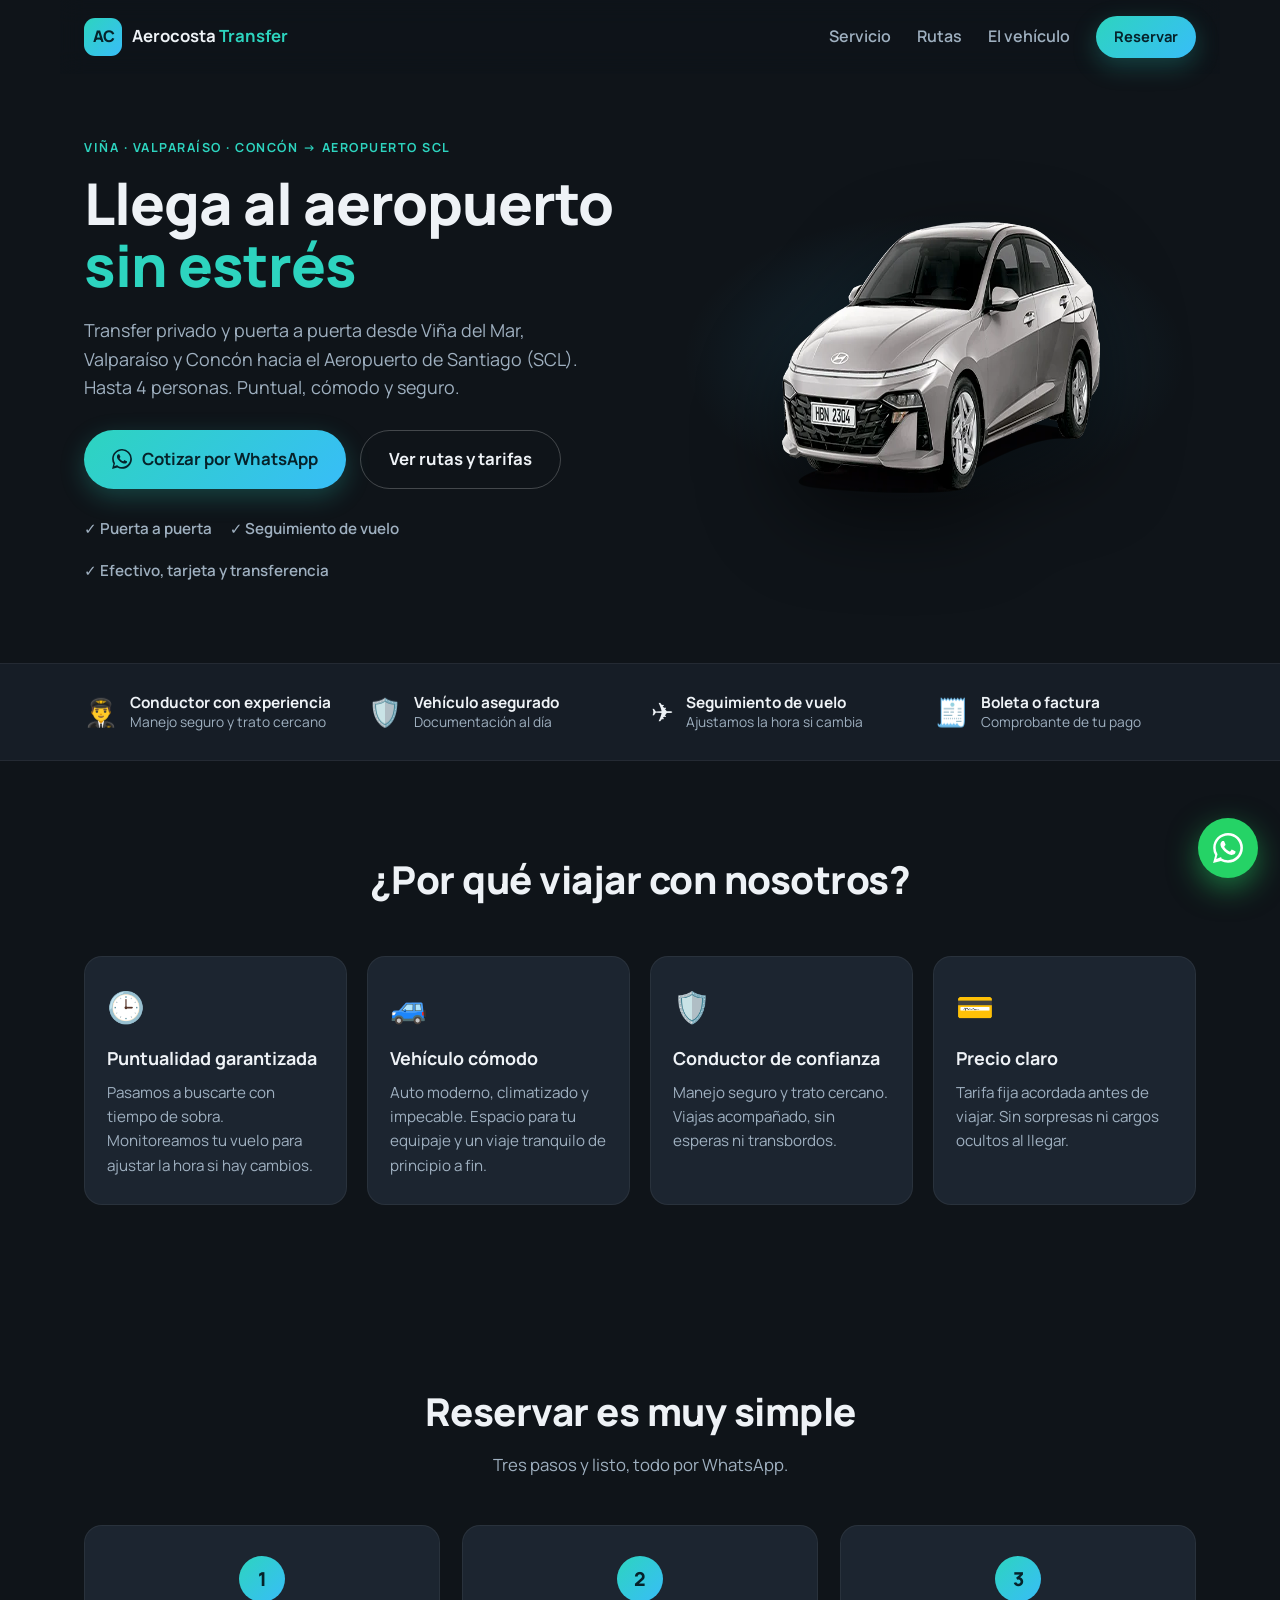
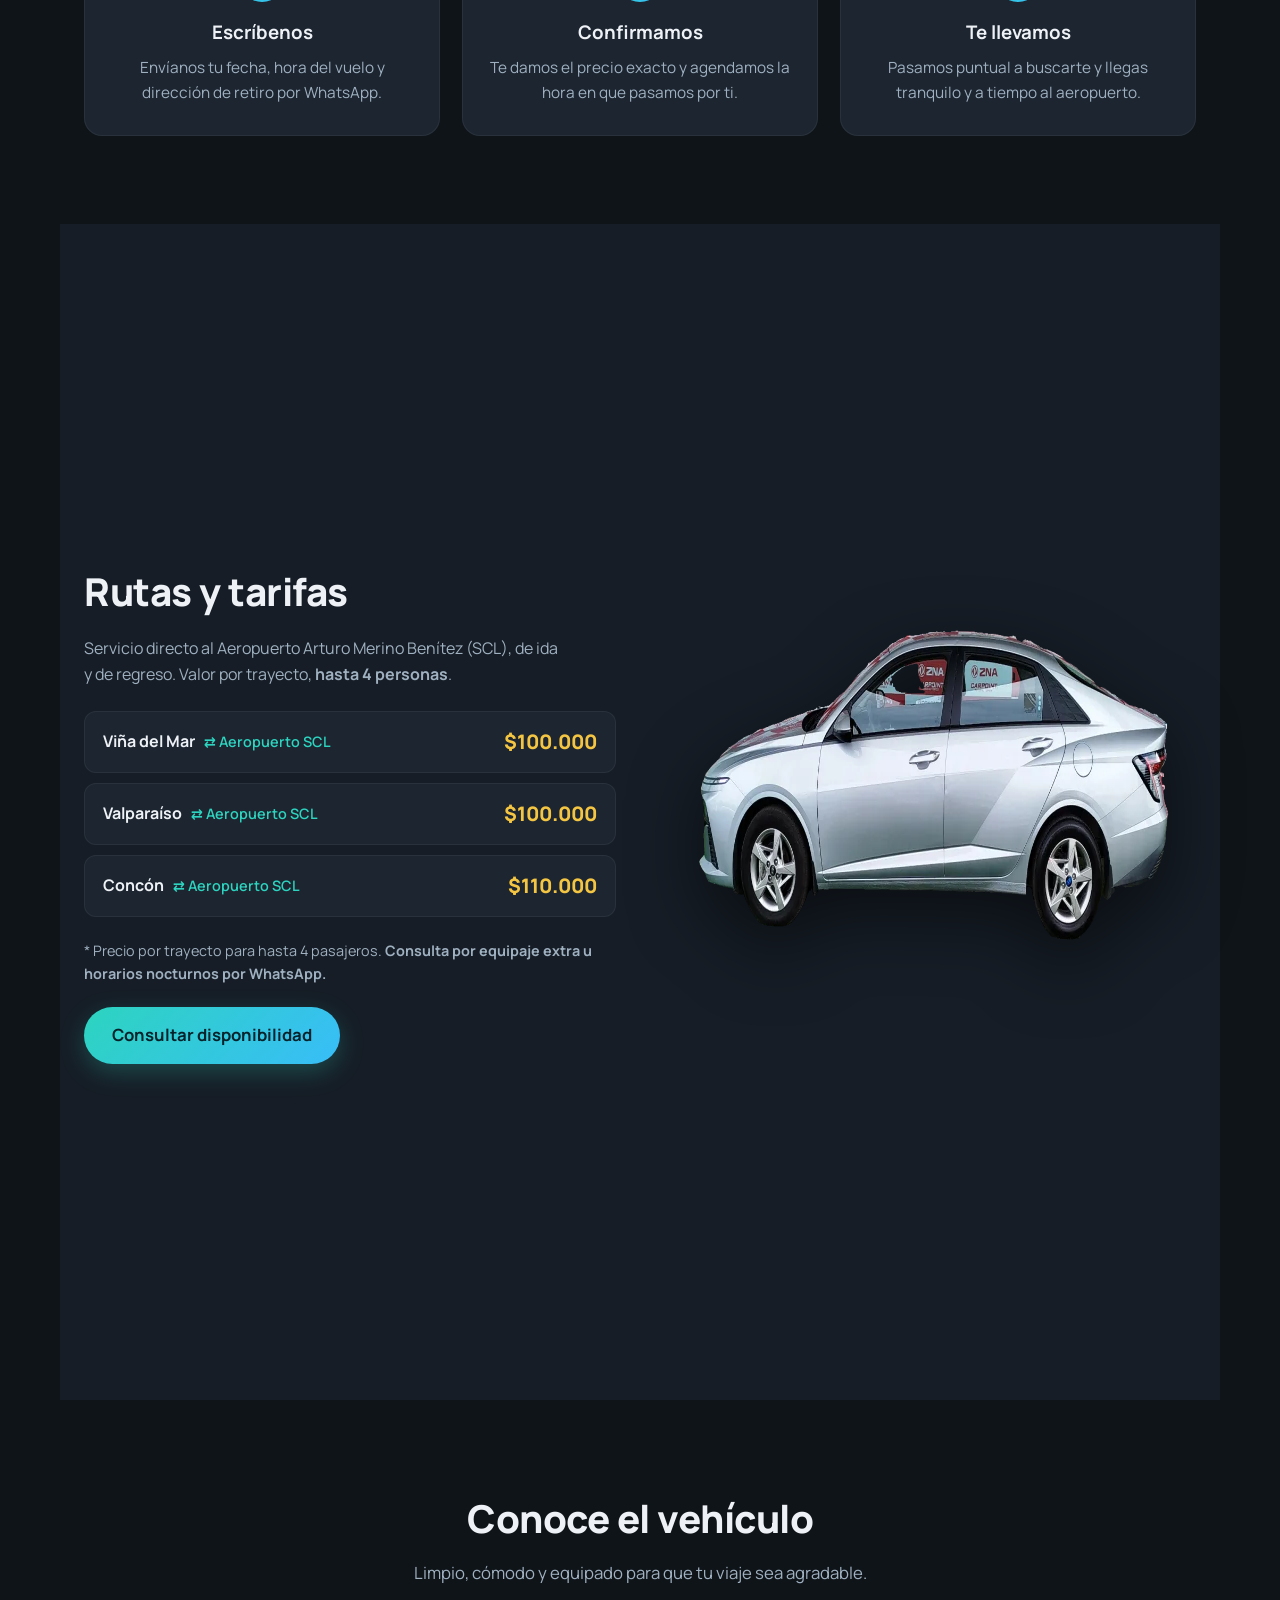
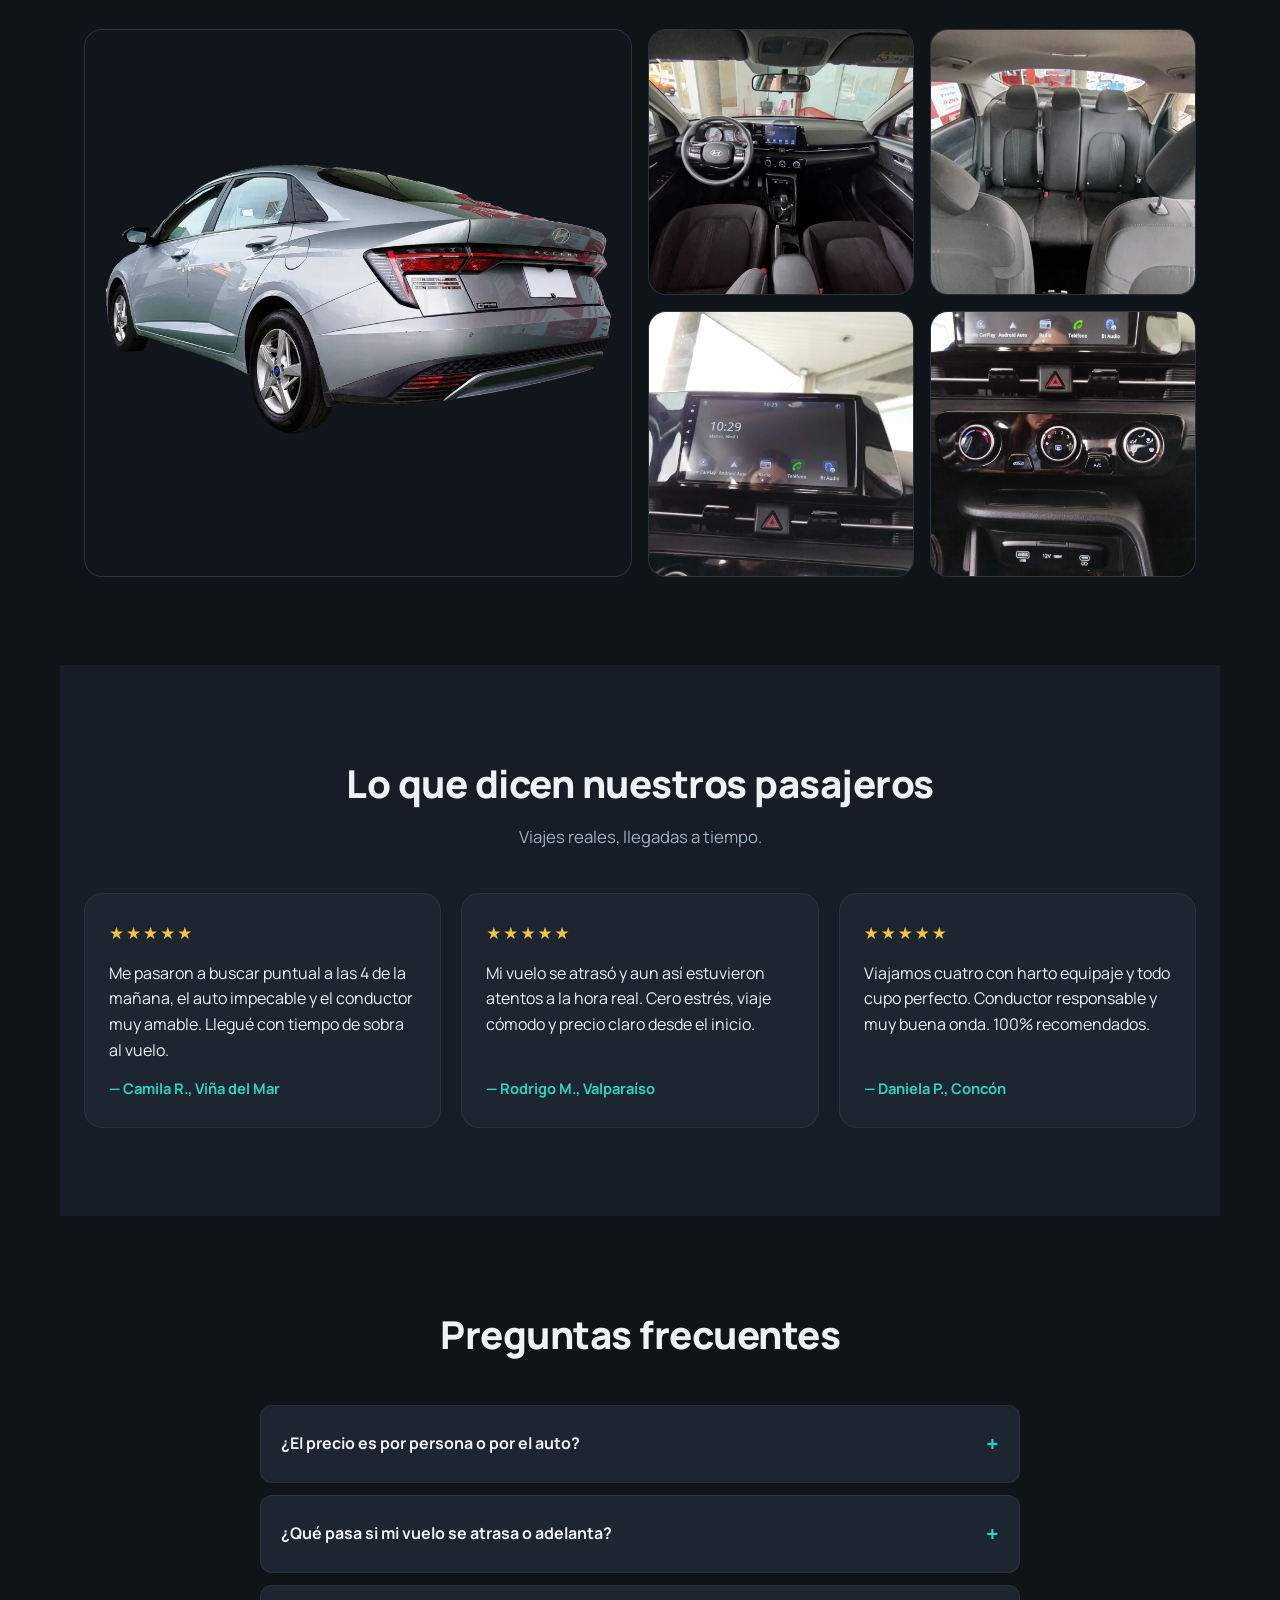
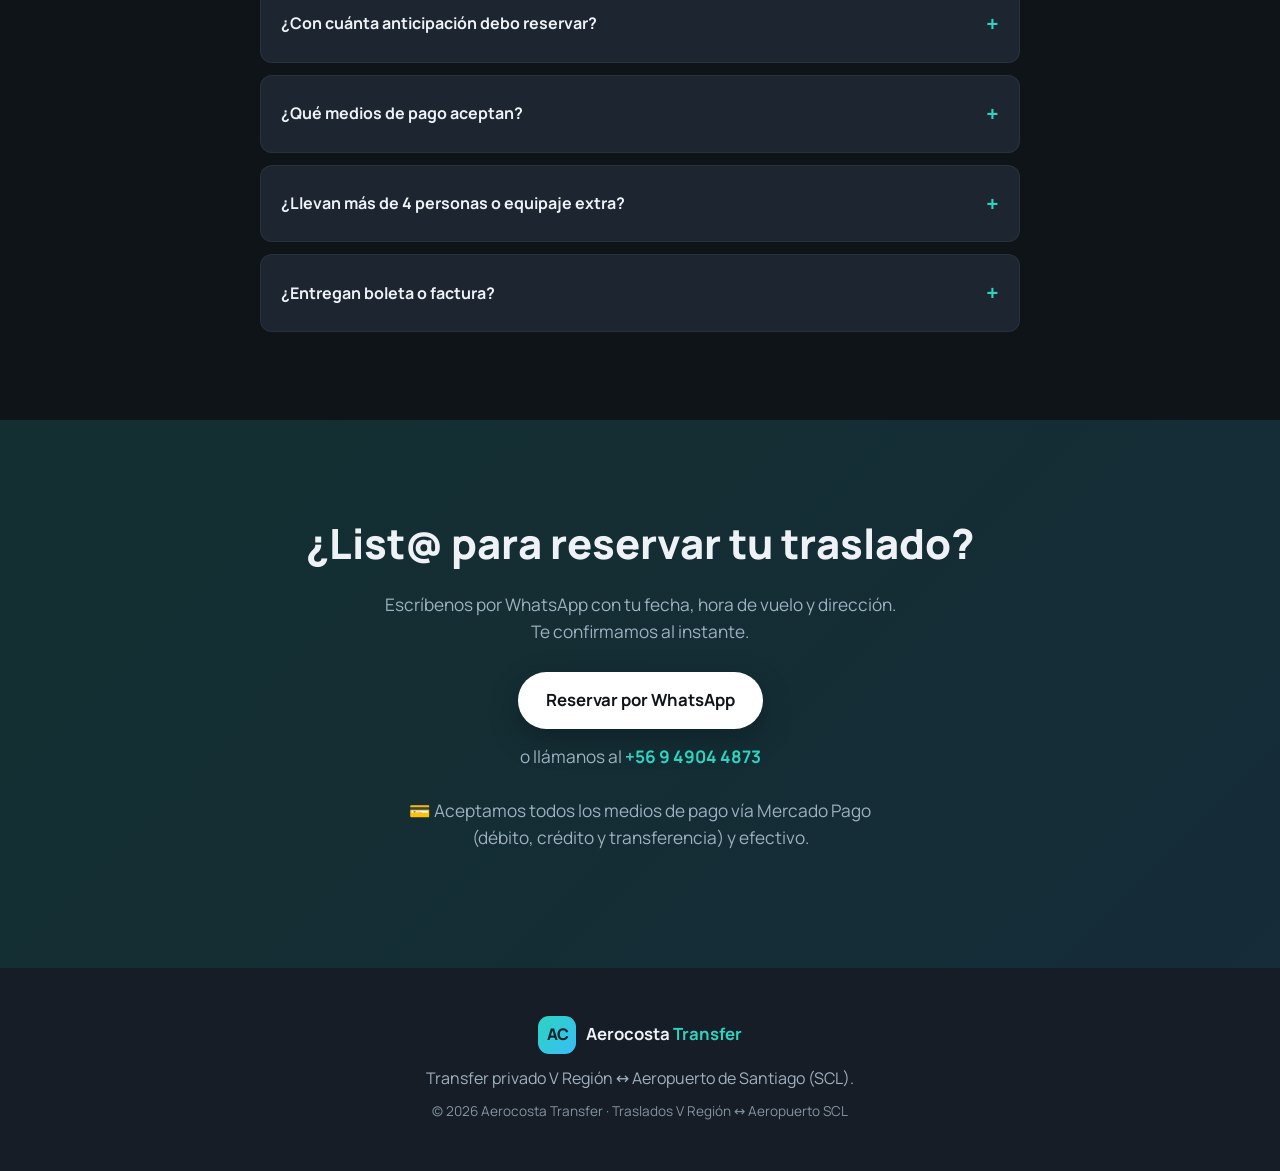
<file: index.html>
<!DOCTYPE html>
<html lang="es-CL">
<head>
  <meta charset="UTF-8" />
  <meta name="viewport" content="width=device-width, initial-scale=1.0" />
  <title>Aerocosta Transfer | Traslados Viña, Valparaíso y Concón → Aeropuerto SCL</title>
  <meta name="description" content="Traslado privado desde Viña del Mar, Valparaíso y Concón al Aeropuerto de Santiago (SCL) y viceversa. Desde $100.000 por trayecto, hasta 4 personas. Cómodo, puntual y seguro." />
  <meta name="keywords" content="traslado aeropuerto Viña del Mar, transfer aeropuerto Valparaíso, traslado aeropuerto Santiago, transfer Concón aeropuerto, traslado privado aeropuerto SCL, van aeropuerto Viña" />
  <meta name="robots" content="index, follow" />
  <meta name="author" content="Aerocosta Transfer" />
  <meta name="geo.region" content="CL-VS" />
  <meta name="geo.placename" content="Viña del Mar, Valparaíso, Concón" />
  <link rel="canonical" href="https://aerocostatransfer.cl/" />

  <!-- Favicon / icono de la marca -->
  <link rel="icon" type="image/svg+xml" href="assets/img/favicon.svg" />
  <link rel="icon" type="image/png" sizes="32x32" href="assets/img/favicon-32.png" />
  <link rel="apple-touch-icon" href="assets/img/apple-touch-icon.png" />
  <meta name="theme-color" content="#0f1419" />

  <!-- Open Graph (al compartir en WhatsApp, Facebook, Instagram) -->
  <meta property="og:type" content="website" />
  <meta property="og:locale" content="es_CL" />
  <meta property="og:site_name" content="Aerocosta Transfer" />
  <meta property="og:title" content="Aerocosta Transfer | Traslados al Aeropuerto de Santiago (SCL)" />
  <meta property="og:description" content="Transfer privado desde Viña del Mar, Valparaíso y Concón al Aeropuerto SCL. Desde $100.000, hasta 4 personas. Puntual y seguro." />
  <meta property="og:url" content="https://aerocostatransfer.cl/" />
  <meta property="og:image" content="https://aerocostatransfer.cl/assets/img/exterior/auto-frente-og.jpg" />
  <meta property="og:image:width" content="1200" />
  <meta property="og:image:height" content="400" />
  <meta name="twitter:card" content="summary_large_image" />
  <meta name="twitter:title" content="Aerocosta Transfer | Traslados al Aeropuerto SCL" />
  <meta name="twitter:description" content="Transfer privado Viña / Valparaíso / Concón → Aeropuerto de Santiago. Desde $100.000." />
  <meta name="twitter:image" content="https://aerocostatransfer.cl/assets/img/exterior/auto-frente-og.jpg" />

  <!-- Datos estructurados: negocio local + servicio (Google los usa para resultados enriquecidos) -->
  <script type="application/ld+json">
  {
    "@context": "https://schema.org",
    "@type": "TaxiService",
    "name": "Aerocosta Transfer",
    "image": "https://aerocostatransfer.cl/assets/img/exterior/auto-frente-og.jpg",
    "description": "Traslados privados puerta a puerta desde Viña del Mar, Valparaíso y Concón al Aeropuerto de Santiago (SCL) y viceversa. Hasta 4 pasajeros.",
    "url": "https://aerocostatransfer.cl/",
    "telephone": "+56949044873",
    "priceRange": "$$",
    "areaServed": [
      { "@type": "City", "name": "Viña del Mar" },
      { "@type": "City", "name": "Valparaíso" },
      { "@type": "City", "name": "Concón" }
    ],
    "provider": {
      "@type": "LocalBusiness",
      "name": "Aerocosta Transfer",
      "telephone": "+56949044873",
      "priceRange": "$$",
      "address": {
        "@type": "PostalAddress",
        "addressRegion": "Región de Valparaíso",
        "addressCountry": "CL"
      },
      "areaServed": "Región de Valparaíso, Chile"
    },
    "offers": [
      { "@type": "Offer", "name": "Viña del Mar ⇄ Aeropuerto SCL", "price": "100000", "priceCurrency": "CLP" },
      { "@type": "Offer", "name": "Valparaíso ⇄ Aeropuerto SCL", "price": "100000", "priceCurrency": "CLP" },
      { "@type": "Offer", "name": "Concón ⇄ Aeropuerto SCL", "price": "110000", "priceCurrency": "CLP" }
    ]
  }
  </script>
  <script type="application/ld+json">
  {
    "@context": "https://schema.org",
    "@type": "FAQPage",
    "mainEntity": [
      { "@type": "Question", "name": "¿El precio es por persona o por el auto?", "acceptedAnswer": { "@type": "Answer", "text": "Es por trayecto e incluye hasta 4 pasajeros, no se cobra por persona." } },
      { "@type": "Question", "name": "¿Qué pasa si mi vuelo se atrasa o adelanta?", "acceptedAnswer": { "@type": "Answer", "text": "Hacemos seguimiento del estado de tu vuelo y ajustamos la hora de retiro sin costo adicional." } },
      { "@type": "Question", "name": "¿Con cuánta anticipación debo reservar?", "acceptedAnswer": { "@type": "Answer", "text": "Idealmente con 24 horas. Para viajes de madrugada, mejor coordinar el día anterior para asegurar tu cupo." } },
      { "@type": "Question", "name": "¿Qué medios de pago aceptan?", "acceptedAnswer": { "@type": "Answer", "text": "Aceptamos todos los medios de pago a través de Mercado Pago (débito, crédito y transferencia) y también efectivo." } },
      { "@type": "Question", "name": "¿Llevan más de 4 personas o equipaje extra?", "acceptedAnswer": { "@type": "Answer", "text": "Sí. Escríbenos por WhatsApp y coordinamos un vehículo acorde a tu grupo y maletas." } },
      { "@type": "Question", "name": "¿Entregan boleta o factura?", "acceptedAnswer": { "@type": "Answer", "text": "Sí, te entregamos comprobante de tu pago. Avísanos si necesitas factura." } }
    ]
  }
  </script>

  <link rel="preconnect" href="https://fonts.googleapis.com" />
  <link rel="preconnect" href="https://fonts.gstatic.com" crossorigin />
  <link href="https://fonts.googleapis.com/css2?family=Manrope:wght@400;500;600;700;800&display=swap" rel="stylesheet" />
  <link rel="stylesheet" href="assets/css/styles.css" />
</head>
<body>

  <!-- ====== EDITA AQUÍ: nombre del negocio y WhatsApp ======
       Nombre: busca "Aerocosta Transfer" y reemplázalo.
       WhatsApp: busca 56949044873 (sin +, sin espacios) y reemplázalo.
  ============================================================ -->

  <header class="nav">
    <a href="#inicio" class="brand">
      <span class="brand-mark">AC</span>
      <span class="brand-name">Aerocosta <strong>Transfer</strong></span>
    </a>
    <nav class="nav-links">
      <a href="#servicio">Servicio</a>
      <a href="#rutas">Rutas</a>
      <a href="#galeria">El vehículo</a>
      <a href="#reserva" class="btn btn-sm">Reservar</a>
    </nav>
  </header>

  <!-- HERO -->
  <section class="hero" id="inicio">
    <div class="hero-text">
      <span class="eyebrow">Viña · Valparaíso · Concón → Aeropuerto SCL</span>
      <h1>Llega al aeropuerto <span>sin estrés</span></h1>
      <p>Transfer privado y puerta a puerta desde Viña del Mar, Valparaíso y Concón hacia el Aeropuerto de Santiago (SCL). Hasta 4 personas. Puntual, cómodo y seguro.</p>
      <div class="hero-cta">
        <a class="btn btn-lg" href="https://wa.me/56949044873?text=Hola!%20Quiero%20cotizar%20un%20traslado%20al%20aeropuerto%20✈️" target="_blank" rel="noopener">
          <svg viewBox="0 0 24 24" width="20" height="20" fill="currentColor" aria-hidden="true"><path d="M.057 24l1.687-6.163a11.867 11.867 0 01-1.587-5.946C.16 5.335 5.495 0 12.05 0a11.82 11.82 0 018.413 3.488 11.82 11.82 0 013.48 8.414c-.003 6.557-5.338 11.892-11.893 11.892a11.9 11.9 0 01-5.688-1.448L.057 24zM6.597 20.13c1.676.995 3.276 1.591 5.392 1.592 5.448 0 9.886-4.434 9.889-9.885.002-5.462-4.415-9.89-9.881-9.892-5.452 0-9.887 4.434-9.889 9.884a9.86 9.86 0 001.51 5.26l-.999 3.648 3.978-1.607zm11.387-5.464c-.074-.124-.272-.198-.57-.347-.297-.149-1.758-.868-2.031-.967-.272-.099-.47-.149-.669.149-.198.297-.768.967-.941 1.165-.173.198-.347.223-.644.074-.297-.149-1.255-.462-2.39-1.475-.883-.788-1.48-1.761-1.653-2.059-.173-.297-.018-.458.13-.606.134-.133.297-.347.446-.521.151-.172.2-.296.3-.495.099-.198.05-.372-.025-.521-.075-.148-.669-1.611-.916-2.206-.242-.579-.487-.501-.669-.51l-.57-.01c-.198 0-.52.074-.792.372-.272.297-1.04 1.016-1.04 2.479 0 1.462 1.065 2.875 1.213 3.074.149.198 2.095 3.2 5.076 4.487.709.306 1.263.489 1.694.626.712.226 1.36.194 1.872.118.571-.085 1.758-.719 2.006-1.413.247-.694.247-1.289.173-1.413z"/></svg>
          Cotizar por WhatsApp
        </a>
        <a class="btn btn-ghost btn-lg" href="#rutas">Ver rutas y tarifas</a>
      </div>
      <ul class="hero-badges">
        <li>✓ Puerta a puerta</li>
        <li>✓ Seguimiento de vuelo</li>
        <li>✓ Efectivo, tarjeta y transferencia</li>
      </ul>
    </div>
    <div class="hero-car">
      <img src="assets/img/exterior/accent-plata.webp" alt="Hyundai Accent gris, vehículo del servicio de traslados al aeropuerto" width="900" height="300" fetchpriority="high" decoding="async" />
    </div>
  </section>

  <!-- SELLOS DE CONFIANZA -->
  <section class="trust">
    <div class="trust-inner">
      <div class="trust-item"><span>👨‍✈️</span><p><strong>Conductor con experiencia</strong>Manejo seguro y trato cercano</p></div>
      <div class="trust-item"><span>🛡️</span><p><strong>Vehículo asegurado</strong>Documentación al día</p></div>
      <div class="trust-item"><span>✈️</span><p><strong>Seguimiento de vuelo</strong>Ajustamos la hora si cambia</p></div>
      <div class="trust-item"><span>🧾</span><p><strong>Boleta o factura</strong>Comprobante de tu pago</p></div>
    </div>
  </section>

  <!-- SERVICIO -->
  <section class="section" id="servicio">
    <h2 class="section-title">¿Por qué viajar con nosotros?</h2>
    <div class="features">
      <article class="feature">
        <div class="feature-ico">🕒</div>
        <h3>Puntualidad garantizada</h3>
        <p>Pasamos a buscarte con tiempo de sobra. Monitoreamos tu vuelo para ajustar la hora si hay cambios.</p>
      </article>
      <article class="feature">
        <div class="feature-ico">🚙</div>
        <h3>Vehículo cómodo</h3>
        <p>Auto moderno, climatizado y impecable. Espacio para tu equipaje y un viaje tranquilo de principio a fin.</p>
      </article>
      <article class="feature">
        <div class="feature-ico">🛡️</div>
        <h3>Conductor de confianza</h3>
        <p>Manejo seguro y trato cercano. Viajas acompañado, sin esperas ni transbordos.</p>
      </article>
      <article class="feature">
        <div class="feature-ico">💳</div>
        <h3>Precio claro</h3>
        <p>Tarifa fija acordada antes de viajar. Sin sorpresas ni cargos ocultos al llegar.</p>
      </article>
    </div>
  </section>

  <!-- COMO FUNCIONA -->
  <section class="section" id="como-funciona">
    <h2 class="section-title">Reservar es muy simple</h2>
    <p class="section-sub">Tres pasos y listo, todo por WhatsApp.</p>
    <div class="steps">
      <article class="step"><div class="step-num">1</div><h3>Escríbenos</h3><p>Envíanos tu fecha, hora del vuelo y dirección de retiro por WhatsApp.</p></article>
      <article class="step"><div class="step-num">2</div><h3>Confirmamos</h3><p>Te damos el precio exacto y agendamos la hora en que pasamos por ti.</p></article>
      <article class="step"><div class="step-num">3</div><h3>Te llevamos</h3><p>Pasamos puntual a buscarte y llegas tranquilo y a tiempo al aeropuerto.</p></article>
    </div>
  </section>

  <!-- RUTAS -->
  <section class="section section-alt" id="rutas">
    <div class="rutas-wrap">
      <div class="rutas-info">
        <h2 class="section-title left">Rutas y tarifas</h2>
        <p class="muted">Servicio directo al Aeropuerto Arturo Merino Benítez (SCL), de ida y de regreso. Valor por trayecto, <strong>hasta 4 personas</strong>.</p>
        <ul class="rutas-list">
          <li><span>Viña del Mar <em>⇄ Aeropuerto SCL</em></span> <b class="precio">$100.000</b></li>
          <li><span>Valparaíso <em>⇄ Aeropuerto SCL</em></span> <b class="precio">$100.000</b></li>
          <li><span>Concón <em>⇄ Aeropuerto SCL</em></span> <b class="precio">$110.000</b></li>
        </ul>
        <p class="nota">* Precio por trayecto para hasta 4 pasajeros. <strong>Consulta por equipaje extra u horarios nocturnos por WhatsApp.</strong></p>
        <a class="btn btn-lg" href="https://wa.me/56949044873?text=Hola!%20Quiero%20consultar%20disponibilidad%20para%20un%20traslado%20al%20aeropuerto%20✈️" target="_blank" rel="noopener">Consultar disponibilidad</a>
      </div>
      <div class="rutas-car">
        <img src="assets/img/exterior/auto-lateral-sinfondo.webp" alt="Vista lateral del vehículo de traslados" width="1000" height="1000" loading="lazy" decoding="async" />
      </div>
    </div>
  </section>

  <!-- GALERIA -->
  <section class="section" id="galeria">
    <h2 class="section-title">Conoce el vehículo</h2>
    <p class="section-sub">Limpio, cómodo y equipado para que tu viaje sea agradable.</p>
    <div class="gallery">
      <figure class="g-big"><img src="assets/img/exterior/auto-trasera-sinfondo.webp" alt="Vista trasera del vehículo" width="1000" height="1000" loading="lazy" decoding="async" /></figure>
      <figure><img src="assets/img/interior/interior-tablero.webp" alt="Tablero e interior delantero" width="900" height="900" loading="lazy" decoding="async" /></figure>
      <figure><img src="assets/img/interior/interior-asientos.webp" alt="Asientos traseros amplios" width="900" height="900" loading="lazy" decoding="async" /></figure>
      <figure><img src="assets/img/interior/pantalla-carplay.webp" alt="Pantalla con Apple CarPlay y Android Auto" width="900" height="900" loading="lazy" decoding="async" /></figure>
      <figure><img src="assets/img/interior/consola-clima.webp" alt="Control de climatización" width="900" height="900" loading="lazy" decoding="async" /></figure>
    </div>
  </section>

  <!-- TESTIMONIOS -->
  <section class="section section-alt" id="opiniones">
    <h2 class="section-title">Lo que dicen nuestros pasajeros</h2>
    <p class="section-sub">Viajes reales, llegadas a tiempo.</p>
    <!-- ⚠️ EJEMPLOS para partir: reemplázalos por reseñas reales de tus clientes (nombre + comuna + comentario). -->
    <div class="testimonios">
      <figure class="testi">
        <div class="stars">★★★★★</div>
        <blockquote>Me pasaron a buscar puntual a las 4 de la mañana, el auto impecable y el conductor muy amable. Llegué con tiempo de sobra al vuelo.</blockquote>
        <figcaption>— Camila R., Viña del Mar</figcaption>
      </figure>
      <figure class="testi">
        <div class="stars">★★★★★</div>
        <blockquote>Mi vuelo se atrasó y aun así estuvieron atentos a la hora real. Cero estrés, viaje cómodo y precio claro desde el inicio.</blockquote>
        <figcaption>— Rodrigo M., Valparaíso</figcaption>
      </figure>
      <figure class="testi">
        <div class="stars">★★★★★</div>
        <blockquote>Viajamos cuatro con harto equipaje y todo cupo perfecto. Conductor responsable y muy buena onda. 100% recomendados.</blockquote>
        <figcaption>— Daniela P., Concón</figcaption>
      </figure>
    </div>
  </section>

  <!-- FAQ -->
  <section class="section" id="faq">
    <h2 class="section-title">Preguntas frecuentes</h2>
    <div class="faq">
      <details><summary>¿El precio es por persona o por el auto?</summary><p>Es por trayecto e incluye hasta 4 pasajeros, no se cobra por persona.</p></details>
      <details><summary>¿Qué pasa si mi vuelo se atrasa o adelanta?</summary><p>Hacemos seguimiento del estado de tu vuelo y ajustamos la hora de retiro sin costo adicional.</p></details>
      <details><summary>¿Con cuánta anticipación debo reservar?</summary><p>Idealmente con 24 horas. Para viajes de madrugada, mejor coordinar el día anterior para asegurar tu cupo.</p></details>
      <details><summary>¿Qué medios de pago aceptan?</summary><p>Aceptamos todos los medios de pago a través de Mercado Pago (débito, crédito y transferencia) y también efectivo.</p></details>
      <details><summary>¿Llevan más de 4 personas o equipaje extra?</summary><p>Sí. Escríbenos por WhatsApp y coordinamos un vehículo acorde a tu grupo y maletas.</p></details>
      <details><summary>¿Entregan boleta o factura?</summary><p>Sí, te entregamos comprobante de tu pago. Avísanos si necesitas factura.</p></details>
    </div>
  </section>

  <!-- RESERVA -->
  <section class="cta" id="reserva">
    <h2>¿List@ para reservar tu traslado?</h2>
    <p>Escríbenos por WhatsApp con tu fecha, hora de vuelo y dirección. Te confirmamos al instante.</p>
    <a class="btn btn-lg btn-white" href="https://wa.me/56949044873?text=Hola!%20Quiero%20reservar%20un%20traslado%20al%20aeropuerto.%20Fecha:%20___%20Hora%20vuelo:%20___%20Direcci%C3%B3n:%20___" target="_blank" rel="noopener">
      Reservar por WhatsApp
    </a>
    <p class="cta-phone">o llámanos al <a href="tel:+56949044873">+56 9 4904 4873</a></p>
    <p class="cta-pay">💳 Aceptamos todos los medios de pago vía Mercado Pago (débito, crédito y transferencia) y efectivo.</p>
  </section>

  <footer class="footer">
    <div class="brand">
      <span class="brand-mark">AC</span>
      <span class="brand-name">Aerocosta <strong>Transfer</strong></span>
    </div>
    <p>Transfer privado V Región ↔ Aeropuerto de Santiago (SCL).</p>
    <p class="copy">© <span id="year"></span> Aerocosta Transfer · Traslados V Región ↔ Aeropuerto SCL</p>
  </footer>

  <!-- Botón flotante WhatsApp -->
  <a class="wa-float" href="https://wa.me/56949044873?text=Hola!%20Quiero%20cotizar%20un%20traslado%20al%20aeropuerto%20✈️" target="_blank" rel="noopener" aria-label="Escríbenos por WhatsApp">
    <svg viewBox="0 0 24 24" width="30" height="30" fill="currentColor" aria-hidden="true"><path d="M.057 24l1.687-6.163a11.867 11.867 0 01-1.587-5.946C.16 5.335 5.495 0 12.05 0a11.82 11.82 0 018.413 3.488 11.82 11.82 0 013.48 8.414c-.003 6.557-5.338 11.892-11.893 11.892a11.9 11.9 0 01-5.688-1.448L.057 24zM6.597 20.13c1.676.995 3.276 1.591 5.392 1.592 5.448 0 9.886-4.434 9.889-9.885.002-5.462-4.415-9.89-9.881-9.892-5.452 0-9.887 4.434-9.889 9.884a9.86 9.86 0 001.51 5.26l-.999 3.648 3.978-1.607zm11.387-5.464c-.074-.124-.272-.198-.57-.347-.297-.149-1.758-.868-2.031-.967-.272-.099-.47-.149-.669.149-.198.297-.768.967-.941 1.165-.173.198-.347.223-.644.074-.297-.149-1.255-.462-2.39-1.475-.883-.788-1.48-1.761-1.653-2.059-.173-.297-.018-.458.13-.606.134-.133.297-.347.446-.521.151-.172.2-.296.3-.495.099-.198.05-.372-.025-.521-.075-.148-.669-1.611-.916-2.206-.242-.579-.487-.501-.669-.51l-.57-.01c-.198 0-.52.074-.792.372-.272.297-1.04 1.016-1.04 2.479 0 1.462 1.065 2.875 1.213 3.074.149.198 2.095 3.2 5.076 4.487.709.306 1.263.489 1.694.626.712.226 1.36.194 1.872.118.571-.085 1.758-.719 2.006-1.413.247-.694.247-1.289.173-1.413z"/></svg>
  </a>

  <script>document.getElementById('year').textContent = new Date().getFullYear();</script>
</body>
</html>
</file>
<file: assets/css/styles.css>
:root{
  --bg:#0f1419;
  --bg-soft:#161d26;
  --card:#1c2530;
  --text:#eef2f6;
  --muted:#9fb0c0;
  --brand:#2dd4bf;     /* turquesa */
  --brand-2:#38bdf8;   /* celeste */
  --accent:#f4c542;    /* dorado suave */
  --wa:#25d366;
  --radius:18px;
  --maxw:1160px;
}

*{box-sizing:border-box;margin:0;padding:0}
html{scroll-behavior:smooth}
body{
  font-family:'Manrope',system-ui,-apple-system,sans-serif;
  background:var(--bg);
  color:var(--text);
  line-height:1.6;
  -webkit-font-smoothing:antialiased;
}
img{max-width:100%;display:block}
a{color:inherit;text-decoration:none}
.section{max-width:var(--maxw);margin:0 auto;padding:88px 24px}
.section-alt{background:var(--bg-soft)}
.muted{color:var(--muted)}

/* ---- Botones ---- */
.btn{
  display:inline-flex;align-items:center;gap:10px;
  background:linear-gradient(135deg,var(--brand),var(--brand-2));
  color:#06222a;font-weight:700;
  padding:12px 22px;border-radius:999px;
  transition:transform .15s ease, box-shadow .15s ease;
  box-shadow:0 8px 24px rgba(45,212,191,.25);
}
.btn:hover{transform:translateY(-2px);box-shadow:0 12px 30px rgba(45,212,191,.38)}
.btn-lg{padding:15px 28px;font-size:1.05rem}
.btn-sm{padding:9px 18px;font-size:.92rem}
.btn-ghost{background:transparent;color:var(--text);border:1.5px solid rgba(255,255,255,.22);box-shadow:none}
.btn-ghost:hover{border-color:var(--brand);color:var(--brand)}
.btn-white{background:#fff;color:#0f1419;box-shadow:0 10px 30px rgba(0,0,0,.25)}

/* ---- Nav ---- */
.nav{
  position:sticky;top:0;z-index:50;
  display:flex;align-items:center;justify-content:space-between;
  max-width:var(--maxw);margin:0 auto;padding:16px 24px;
  background:rgba(15,20,25,.72);backdrop-filter:blur(12px);
}
.brand{display:flex;align-items:center;gap:10px;font-weight:700}
.brand-mark{
  display:grid;place-items:center;width:38px;height:38px;border-radius:11px;
  background:linear-gradient(135deg,var(--brand),var(--brand-2));
  color:#06222a;font-weight:800;letter-spacing:-1px;
}
.brand-name{font-size:1.05rem}
.brand-name strong{color:var(--brand)}
.nav-links{display:flex;align-items:center;gap:26px;font-weight:600}
.nav-links a:not(.btn){color:var(--muted)}
.nav-links a:not(.btn):hover{color:var(--text)}

/* ---- Hero ---- */
.hero{
  max-width:var(--maxw);margin:0 auto;
  display:grid;grid-template-columns:1.05fr 1fr;gap:40px;align-items:center;
  padding:60px 24px 80px;
}
.eyebrow{
  display:inline-block;color:var(--brand);font-weight:700;
  letter-spacing:1.5px;text-transform:uppercase;font-size:.78rem;margin-bottom:14px;
}
.hero h1{font-size:clamp(2.3rem,5vw,3.6rem);line-height:1.08;font-weight:800;letter-spacing:-1px}
.hero h1 span{color:var(--brand)}
.hero-text p{color:var(--muted);font-size:1.12rem;margin:20px 0 28px;max-width:520px}
.hero-cta{display:flex;flex-wrap:wrap;gap:14px}
.hero-badges{list-style:none;display:flex;flex-wrap:wrap;gap:18px;margin-top:28px;color:var(--muted);font-weight:600;font-size:.95rem}
.hero-car{
  background:radial-gradient(ellipse at center,rgba(56,189,248,.16),transparent 68%);
  display:grid;place-items:center;
}
.hero-car img{filter:drop-shadow(0 30px 40px rgba(0,0,0,.55));animation:float 5s ease-in-out infinite}
@keyframes float{0%,100%{transform:translateY(0)}50%{transform:translateY(-12px)}}

/* ---- Section titles ---- */
.section-title{font-size:clamp(1.7rem,3.5vw,2.4rem);font-weight:800;text-align:center;letter-spacing:-.5px}
.section-title.left{text-align:left}
.section-sub{text-align:center;color:var(--muted);margin-top:10px;font-size:1.05rem}

/* ---- Features ---- */
.features{display:grid;grid-template-columns:repeat(4,1fr);gap:20px;margin-top:46px}
.feature{
  background:var(--card);border:1px solid rgba(255,255,255,.06);
  border-radius:var(--radius);padding:26px 22px;transition:transform .2s,border-color .2s;
}
.feature:hover{transform:translateY(-5px);border-color:rgba(45,212,191,.4)}
.feature-ico{font-size:1.9rem;margin-bottom:12px}
.feature h3{font-size:1.12rem;margin-bottom:8px}
.feature p{color:var(--muted);font-size:.95rem}

/* ---- Rutas ---- */
.rutas-wrap{max-width:var(--maxw);margin:0 auto;display:grid;grid-template-columns:1fr 1fr;gap:48px;align-items:center}
.rutas-info .muted{margin:14px 0 24px;max-width:480px}
.rutas-list{list-style:none;display:flex;flex-direction:column;gap:10px;margin-bottom:22px}
.rutas-list li{
  display:flex;justify-content:space-between;align-items:center;
  background:var(--card);border:1px solid rgba(255,255,255,.06);
  padding:14px 18px;border-radius:12px;font-weight:700;
}
.rutas-list em{color:var(--brand);font-style:normal;font-weight:600;font-size:.9rem;margin-left:6px}
.rutas-list .precio{color:var(--accent);font-size:1.25rem;font-weight:800;white-space:nowrap}
.ruta-destacada{
  flex-direction:column;align-items:flex-start;gap:6px;
  padding:22px 24px;
  background:linear-gradient(135deg,rgba(45,212,191,.16),rgba(56,189,248,.12));
  border-color:rgba(45,212,191,.4);
}
.ruta-destacada span{font-size:1.5rem}
.ruta-destacada em{font-size:1.1rem}
.nota{color:var(--muted);font-size:.9rem;margin-bottom:22px}
.rutas-car img{filter:drop-shadow(0 24px 34px rgba(0,0,0,.5))}

/* ---- Gallery ---- */
.gallery{display:grid;grid-template-columns:repeat(4,1fr);gap:16px;margin-top:42px}
.gallery figure{
  border-radius:var(--radius);overflow:hidden;background:var(--card);
  border:1px solid rgba(255,255,255,.06);aspect-ratio:1/1;
}
.gallery figure img{width:100%;height:100%;object-fit:cover;transition:transform .35s}
.gallery figure:hover img{transform:scale(1.06)}
.gallery .g-big{grid-column:span 2;grid-row:span 2;aspect-ratio:auto}
.gallery .g-big img{object-fit:contain;background:#11161c}

/* ---- Sellos de confianza ---- */
.trust{background:var(--bg-soft);border-top:1px solid rgba(255,255,255,.06);border-bottom:1px solid rgba(255,255,255,.06)}
.trust-inner{max-width:var(--maxw);margin:0 auto;padding:26px 24px;display:grid;grid-template-columns:repeat(4,1fr);gap:22px}
.trust-item{display:flex;align-items:center;gap:12px}
.trust-item span{font-size:1.7rem;flex-shrink:0}
.trust-item p{font-size:.86rem;color:var(--muted);line-height:1.35}
.trust-item strong{display:block;color:var(--text);font-size:.96rem}

/* ---- Cómo funciona (pasos) ---- */
.steps{display:grid;grid-template-columns:repeat(3,1fr);gap:22px;margin-top:46px}
.step{background:var(--card);border:1px solid rgba(255,255,255,.06);border-radius:var(--radius);padding:30px 24px;text-align:center;position:relative}
.step-num{
  width:46px;height:46px;margin:0 auto 16px;border-radius:50%;
  display:grid;place-items:center;font-weight:800;font-size:1.2rem;color:#06222a;
  background:linear-gradient(135deg,var(--brand),var(--brand-2));
}
.step h3{margin-bottom:8px}
.step p{color:var(--muted);font-size:.96rem}

/* ---- Testimonios ---- */
.testimonios{display:grid;grid-template-columns:repeat(3,1fr);gap:20px;margin-top:42px}
.testi{background:var(--card);border:1px solid rgba(255,255,255,.06);border-radius:var(--radius);padding:26px 24px;display:flex;flex-direction:column;gap:14px}
.stars{color:var(--accent);letter-spacing:2px;font-size:1.05rem}
.testi blockquote{font-size:1rem;line-height:1.6}
.testi figcaption{color:var(--brand);font-weight:700;font-size:.92rem;margin-top:auto}

/* ---- FAQ ---- */
.faq{max-width:760px;margin:40px auto 0;display:flex;flex-direction:column;gap:12px}
.faq details{background:var(--card);border:1px solid rgba(255,255,255,.06);border-radius:12px;padding:4px 20px;transition:border-color .2s}
.faq details[open]{border-color:rgba(45,212,191,.4)}
.faq summary{cursor:pointer;font-weight:700;padding:16px 0;list-style:none;display:flex;justify-content:space-between;align-items:center;gap:12px}
.faq summary::-webkit-details-marker{display:none}
.faq summary::after{content:"+";color:var(--brand);font-size:1.4rem;font-weight:700;transition:transform .2s}
.faq details[open] summary::after{transform:rotate(45deg)}
.faq details p{color:var(--muted);padding:0 0 18px;font-size:.97rem}

/* ---- CTA ---- */
.cta{
  text-align:center;padding:90px 24px;
  background:linear-gradient(135deg,rgba(45,212,191,.14),rgba(56,189,248,.14));
}
.cta h2{font-size:clamp(1.8rem,4vw,2.6rem);font-weight:800}
.cta p{color:var(--muted);margin:14px auto 26px;max-width:520px;font-size:1.08rem}
.cta-phone{margin-top:18px;font-size:1rem}
.cta-phone a{color:var(--brand);font-weight:700}
.cta-pay{margin-top:18px;font-size:.92rem;color:var(--muted)}

/* ---- Footer ---- */
.footer{text-align:center;padding:48px 24px;background:var(--bg-soft);color:var(--muted)}
.footer .brand{justify-content:center;margin-bottom:12px;color:var(--text)}
.footer .copy{margin-top:10px;font-size:.85rem;opacity:.8}

/* ---- WhatsApp flotante ---- */
.wa-float{
  position:fixed;right:22px;bottom:22px;z-index:60;
  width:60px;height:60px;border-radius:50%;
  display:grid;place-items:center;color:#fff;background:var(--wa);
  box-shadow:0 10px 30px rgba(37,211,102,.5);
  animation:pulse 2.4s infinite;
}
@keyframes pulse{0%{box-shadow:0 0 0 0 rgba(37,211,102,.5)}70%{box-shadow:0 0 0 16px rgba(37,211,102,0)}100%{box-shadow:0 0 0 0 rgba(37,211,102,0)}}

/* ---- Responsive ---- */
@media (max-width:900px){
  .features{grid-template-columns:repeat(2,1fr)}
  .gallery{grid-template-columns:repeat(2,1fr)}
  .gallery .g-big{grid-column:span 2}
  .trust-inner{grid-template-columns:repeat(2,1fr)}
  .steps{grid-template-columns:1fr}
  .testimonios{grid-template-columns:1fr}
}
@media (max-width:760px){
  .nav-links a:not(.btn){display:none}
  .hero{grid-template-columns:1fr;text-align:center;padding-top:30px}
  .hero-text p{margin-left:auto;margin-right:auto}
  .hero-cta,.hero-badges{justify-content:center}
  .hero-car{order:-1}
  .rutas-wrap{grid-template-columns:1fr}
  .rutas-car{order:-1}
  .section-title.left{text-align:center}
}
@media (max-width:480px){
  .features{grid-template-columns:1fr}
  .trust-inner{grid-template-columns:1fr}
  .section{padding:60px 18px}
}
</file>
